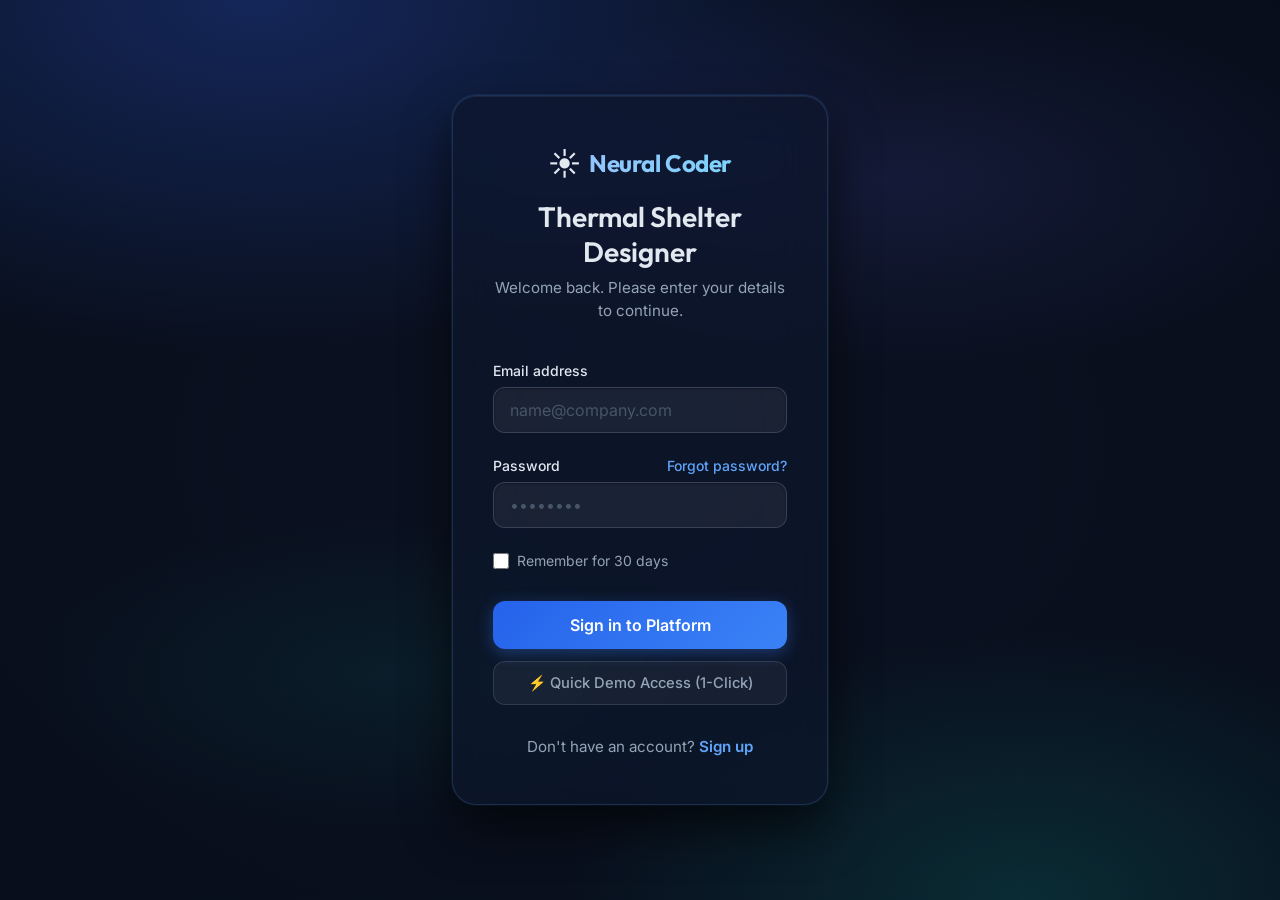
<file: index.html>
<!DOCTYPE html>
<html lang="en">
<head>
    <meta charset="UTF-8">
    <meta name="viewport" content="width=device-width, initial-scale=1.0">
    <title>Climate-Adaptive Thermal Shelter Designer | Login</title>
    <meta name="description" content="Login to the Neural Coder Climate-Adaptive Thermal Shelter Designer platform.">
    <link rel="preconnect" href="https://fonts.googleapis.com">
    <link rel="preconnect" href="https://fonts.gstatic.com" crossorigin>
    <link href="https://fonts.googleapis.com/css2?family=Inter:wght@300;400;500;600&family=Outfit:wght@400;600;700&display=swap" rel="stylesheet">
    <link rel="stylesheet" href="styles.css">
</head>
<body>
    <div class="background-container"></div>
    <main class="login-wrapper">
        <div class="login-card">
            <div class="login-header">
                <div class="logo">
                    <span class="logo-icon">☀️</span>
                    <h1>Neural Coder</h1>
                </div>
                <h2>Thermal Shelter Designer</h2>
                <p>Welcome back. Please enter your details to continue.</p>
            </div>
            
            <form id="loginForm" class="login-form">
                <div class="form-group">
                    <label for="email">Email address</label>
                    <input type="email" id="email" name="email" placeholder="name@company.com" required>
                    <span class="error-message" id="emailError"></span>
                </div>
                
                <div class="form-group">
                    <div class="password-label-row">
                        <label for="password">Password</label>
                        <a href="#" class="forgot-password">Forgot password?</a>
                    </div>
                    <input type="password" id="password" name="password" placeholder="••••••••" required>
                    <span class="error-message" id="passwordError"></span>
                </div>
                
                <div class="form-group checkbox-group">
                    <input type="checkbox" id="remember" name="remember">
                    <label for="remember">Remember for 30 days</label>
                </div>
                
                <button type="submit" id="submitBtn" class="submit-btn">
                    <span class="btn-text">Sign in to Platform</span>
                    <span class="btn-loader"></span>
                </button>

                <button type="button" id="demoBtn" class="demo-btn">
                    <span>⚡ Quick Demo Access (1-Click)</span>
                </button>
            </form>
            
            <div class="login-footer">
                <p>Don't have an account? <a href="#" id="signupLink" class="signup-link">Sign up</a></p>
            </div>
        </div>
    </main>

    <!-- Forgot Password Modal -->
    <div id="forgotModal" class="login-modal-overlay">
        <div class="login-modal-card">
            <h3>Reset Password</h3>
            <p>Enter your verified email to receive an instant access recovery token:</p>
            <input type="email" id="resetEmail" class="modal-input" placeholder="name@company.com">
            <div class="modal-actions">
                <button type="button" id="closeForgotModal" class="cancel-modal-btn">Cancel</button>
                <button type="button" id="sendResetBtn" class="confirm-modal-btn">Send Reset Link</button>
            </div>
        </div>
    </div>

    <!-- Sign Up Modal -->
    <div id="signupModal" class="login-modal-overlay">
        <div class="login-modal-card">
            <h3>Create Neural Coder Account</h3>
            <p>Join the Climate-Adaptive Shelter research network:</p>
            <input type="text" id="regName" class="modal-input" placeholder="Full Name (e.g. Jyot Researcher)">
            <input type="email" id="regEmail" class="modal-input" placeholder="Email Address">
            <input type="password" id="regPass" class="modal-input" placeholder="Create Password (min 6 chars)">
            <div class="modal-actions">
                <button type="button" id="closeSignupModal" class="cancel-modal-btn">Cancel</button>
                <button type="button" id="createAccountBtn" class="confirm-modal-btn">Register & Access</button>
            </div>
        </div>
    </div>

    <script src="script.js"></script>
</body>
</html>
</file>
<file: styles.css>
:root {
    --primary-color: #60a5fa;
    --primary-hover: #93c5fd;
    --bg-color: #0b1120;
    --text-main: #e2e8f0;
    --text-muted: #94a3b8;
    --card-bg: rgba(15, 23, 42, 0.72);
    --card-border: rgba(96, 165, 250, 0.18);
    --input-bg: rgba(255, 255, 255, 0.06);
    --input-border: rgba(148, 163, 184, 0.25);
    --error-color: #f87171;
}

* {
    margin: 0;
    padding: 0;
    box-sizing: border-box;
}

body {
    font-family: 'Inter', sans-serif;
    color: var(--text-main);
    background-color: var(--bg-color);
    min-height: 100vh;
    display: flex;
    justify-content: center;
    align-items: center;
    position: relative;
    overflow: hidden;
    /* subtle dark noise texture */
    background-image: url("data:image/svg+xml,%3Csvg xmlns='http://www.w3.org/2000/svg' width='300' height='300'%3E%3Cfilter id='noise'%3E%3CfeTurbulence type='fractalNoise' baseFrequency='0.75' numOctaves='4' stitchTiles='stitch'/%3E%3CfeColorMatrix type='saturate' values='0'/%3E%3C/filter%3E%3Crect width='300' height='300' filter='url(%23noise)' opacity='0.03'/%3E%3C/svg%3E");
}

.background-container {
    position: absolute;
    top: 0;
    left: 0;
    width: 100%;
    height: 100%;
    /* Deep midnight gradient — dark, moody, premium */
    background:
        radial-gradient(ellipse 80% 60% at 20% 0%, rgba(30, 58, 138, 0.55) 0%, transparent 65%),
        radial-gradient(ellipse 60% 50% at 80% 100%, rgba(15, 118, 110, 0.28) 0%, transparent 60%),
        radial-gradient(ellipse 100% 100% at 50% 50%, #0b1120 0%, #060d1a 100%);
    z-index: -1;
}

/* Subtle animated aurora glow */
.background-container::before {
    content: '';
    position: absolute;
    inset: 0;
    background:
        radial-gradient(ellipse 50% 30% at 70% 20%, rgba(99, 102, 241, 0.12) 0%, transparent 70%),
        radial-gradient(ellipse 40% 25% at 30% 75%, rgba(20, 184, 166, 0.08) 0%, transparent 70%);
    animation: auroraShift 12s ease-in-out infinite alternate;
}

@keyframes auroraShift {
    0%   { opacity: 0.6; transform: scale(1) translateY(0); }
    100% { opacity: 1;   transform: scale(1.06) translateY(-8px); }
}

.login-wrapper {
    width: 100%;
    max-width: 440px;
    padding: 2rem;
    z-index: 1;
}

.login-card {
    background: var(--card-bg);
    backdrop-filter: blur(24px) saturate(1.4);
    -webkit-backdrop-filter: blur(24px) saturate(1.4);
    border: 1px solid var(--card-border);
    border-radius: 24px;
    padding: 3rem 2.5rem;
    box-shadow:
        0 24px 48px rgba(0, 0, 0, 0.6),
        0 0 0 1px rgba(96, 165, 250, 0.1),
        inset 0 1px 0 rgba(255, 255, 255, 0.06);
    transition: transform 0.35s ease, box-shadow 0.35s ease;
}

.login-card:hover {
    transform: translateY(-3px);
    box-shadow:
        0 32px 64px rgba(0, 0, 0, 0.7),
        0 0 0 1px rgba(96, 165, 250, 0.18),
        inset 0 1px 0 rgba(255, 255, 255, 0.08);
}

.login-header {
    text-align: center;
    margin-bottom: 2.5rem;
}

.logo {
    display: flex;
    align-items: center;
    justify-content: center;
    gap: 0.5rem;
    margin-bottom: 1rem;
}

.logo-icon {
    font-size: 2rem;
}

.logo h1 {
    font-family: 'Outfit', sans-serif;
    font-size: 1.5rem;
    font-weight: 700;
    letter-spacing: -0.02em;
    color: #e2e8f0;
    background: linear-gradient(90deg, #93c5fd, #7dd3fc);
    -webkit-background-clip: text;
    -webkit-text-fill-color: transparent;
    background-clip: text;
}

.login-header h2 {
    font-family: 'Outfit', sans-serif;
    font-size: 1.75rem;
    font-weight: 600;
    margin-bottom: 0.5rem;
    color: var(--text-main);
}

.login-header p {
    color: var(--text-muted);
    font-size: 0.95rem;
    line-height: 1.5;
}

.form-group {
    margin-bottom: 1.5rem;
    position: relative;
}

label {
    display: block;
    font-size: 0.875rem;
    font-weight: 500;
    margin-bottom: 0.5rem;
    color: var(--text-main);
}

.password-label-row {
    display: flex;
    justify-content: space-between;
    align-items: center;
    margin-bottom: 0.5rem;
}

.password-label-row label {
    margin-bottom: 0;
}

.forgot-password {
    font-size: 0.875rem;
    color: var(--primary-color);
    text-decoration: none;
    font-weight: 500;
    transition: color 0.2s ease;
}

.forgot-password:hover {
    color: var(--primary-hover);
    text-decoration: underline;
}

input[type="email"],
input[type="password"] {
    width: 100%;
    padding: 0.75rem 1rem;
    border: 1px solid var(--input-border);
    border-radius: 12px;
    background: var(--input-bg);
    font-family: inherit;
    font-size: 1rem;
    color: var(--text-main);
    transition: all 0.2s ease;
    box-shadow: inset 0 1px 2px rgba(0, 0, 0, 0.3);
}

input[type="email"]:focus,
input[type="password"]:focus {
    outline: none;
    border-color: rgba(96, 165, 250, 0.6);
    box-shadow: 0 0 0 3px rgba(96, 165, 250, 0.15), inset 0 1px 2px rgba(0,0,0,0.3);
    background: rgba(255, 255, 255, 0.09);
}

input::placeholder {
    color: #475569;
}

.checkbox-group {
    display: flex;
    align-items: center;
    gap: 0.5rem;
    margin-bottom: 2rem;
}

.checkbox-group input[type="checkbox"] {
    width: 1rem;
    height: 1rem;
    border-radius: 4px;
    border: 1px solid var(--input-border);
    accent-color: var(--primary-color);
    cursor: pointer;
}

.checkbox-group label {
    margin-bottom: 0;
    font-weight: 400;
    color: var(--text-muted);
    cursor: pointer;
}

.submit-btn {
    position: relative;
    width: 100%;
    padding: 0.875rem;
    border: none;
    border-radius: 12px;
    background: linear-gradient(135deg, #2563eb 0%, #3b82f6 100%);
    color: white;
    font-family: inherit;
    font-size: 1rem;
    font-weight: 600;
    cursor: pointer;
    transition: all 0.25s ease;
    display: flex;
    justify-content: center;
    align-items: center;
    box-shadow: 0 4px 16px rgba(59, 130, 246, 0.35);
    margin-bottom: 0.75rem;
}

.demo-btn {
    width: 100%;
    padding: 0.75rem;
    border: 1px solid rgba(148, 163, 184, 0.2);
    border-radius: 12px;
    background-color: rgba(255, 255, 255, 0.05);
    color: var(--text-muted);
    font-family: inherit;
    font-size: 0.92rem;
    font-weight: 500;
    cursor: pointer;
    transition: all 0.2s ease;
    display: flex;
    justify-content: center;
    align-items: center;
    gap: 0.5rem;
}

.demo-btn:hover {
    background-color: rgba(255, 255, 255, 0.09);
    border-color: rgba(148, 163, 184, 0.4);
    color: var(--text-main);
}

.submit-btn:hover {
    background: linear-gradient(135deg, #1d4ed8 0%, #2563eb 100%);
    transform: translateY(-1px);
    box-shadow: 0 8px 24px rgba(59, 130, 246, 0.45);
}

.submit-btn:active {
    transform: translateY(0);
}

.submit-btn.loading .btn-text {
    opacity: 0;
}

.submit-btn.loading .btn-loader {
    display: block;
}

.btn-loader {
    display: none;
    position: absolute;
    width: 20px;
    height: 20px;
    border: 2px solid rgba(255,255,255,0.3);
    border-radius: 50%;
    border-top-color: white;
    animation: spin 0.8s linear infinite;
}

@keyframes spin {
    to { transform: rotate(360deg); }
}

.error-message {
    display: block;
    color: var(--error-color);
    font-size: 0.85rem;
    margin-top: 0.4rem;
    height: 0;
    opacity: 0;
    transition: all 0.3s ease;
}

.error-message.visible {
    height: auto;
    opacity: 1;
}

input.error {
    border-color: var(--error-color);
    box-shadow: 0 0 0 4px rgba(239, 68, 68, 0.1);
}

.login-footer {
    margin-top: 2rem;
    text-align: center;
    font-size: 0.95rem;
    color: var(--text-muted);
}

.signup-link {
    color: #60a5fa;
    text-decoration: none;
    font-weight: 600;
    transition: color 0.2s ease;
}

.signup-link:hover {
    color: #93c5fd;
    text-decoration: underline;
}

/* Animations */
@keyframes fadeIn {
    from { opacity: 0; transform: translateY(10px); }
    to { opacity: 1; transform: translateY(0); }
}

.login-card {
    animation: fadeIn 0.6s cubic-bezier(0.16, 1, 0.3, 1) forwards;
}

/* Login Modals */
.login-modal-overlay {
    position: fixed;
    top: 0;
    left: 0;
    width: 100%;
    height: 100%;
    background: rgba(15, 23, 42, 0.45);
    backdrop-filter: blur(6px);
    display: none;
    align-items: center;
    justify-content: center;
    z-index: 1000;
}

.login-modal-overlay.open {
    display: flex;
}

.login-modal-card {
    background: #0f1e38;
    width: 90%;
    max-width: 400px;
    border-radius: 20px;
    padding: 2rem;
    box-shadow: 0 24px 48px rgba(0,0,0,0.7);
    border: 1px solid rgba(96, 165, 250, 0.15);
    color: var(--text-main);
}

.login-modal-card h3 {
    font-family: 'Outfit', sans-serif;
    font-size: 1.3rem;
    color: var(--text-main);
    margin-bottom: 0.5rem;
}

.login-modal-card p {
    font-size: 0.88rem;
    color: var(--text-muted);
    margin-bottom: 1.25rem;
}

.modal-input {
    width: 100%;
    padding: 0.75rem 1rem;
    border: 1px solid rgba(148, 163, 184, 0.2);
    border-radius: 10px;
    margin-bottom: 0.85rem;
    font-family: inherit;
    font-size: 0.95rem;
    background: rgba(255, 255, 255, 0.06);
    color: var(--text-main);
}

.modal-input:focus {
    outline: none;
    border-color: var(--primary-color);
}

.modal-actions {
    display: flex;
    justify-content: flex-end;
    gap: 0.75rem;
    margin-top: 1rem;
}

.cancel-modal-btn {
    background: rgba(255, 255, 255, 0.06);
    border: 1px solid rgba(148, 163, 184, 0.2);
    color: var(--text-muted);
    padding: 0.6rem 1rem;
    border-radius: 8px;
    font-family: inherit;
    font-size: 0.9rem;
    cursor: pointer;
    font-weight: 500;
}

.cancel-modal-btn:hover {
    background: rgba(255, 255, 255, 0.1);
    color: var(--text-main);
}

.confirm-modal-btn {
    background: linear-gradient(135deg, #2563eb, #3b82f6);
    color: white;
    border: none;
    padding: 0.6rem 1.2rem;
    border-radius: 8px;
    font-family: inherit;
    font-size: 0.9rem;
    font-weight: 600;
    cursor: pointer;
    box-shadow: 0 4px 12px rgba(59, 130, 246, 0.3);
}

.confirm-modal-btn:hover {
    background: linear-gradient(135deg, #1d4ed8, #2563eb);
    box-shadow: 0 6px 18px rgba(59, 130, 246, 0.45);
}
</file>
